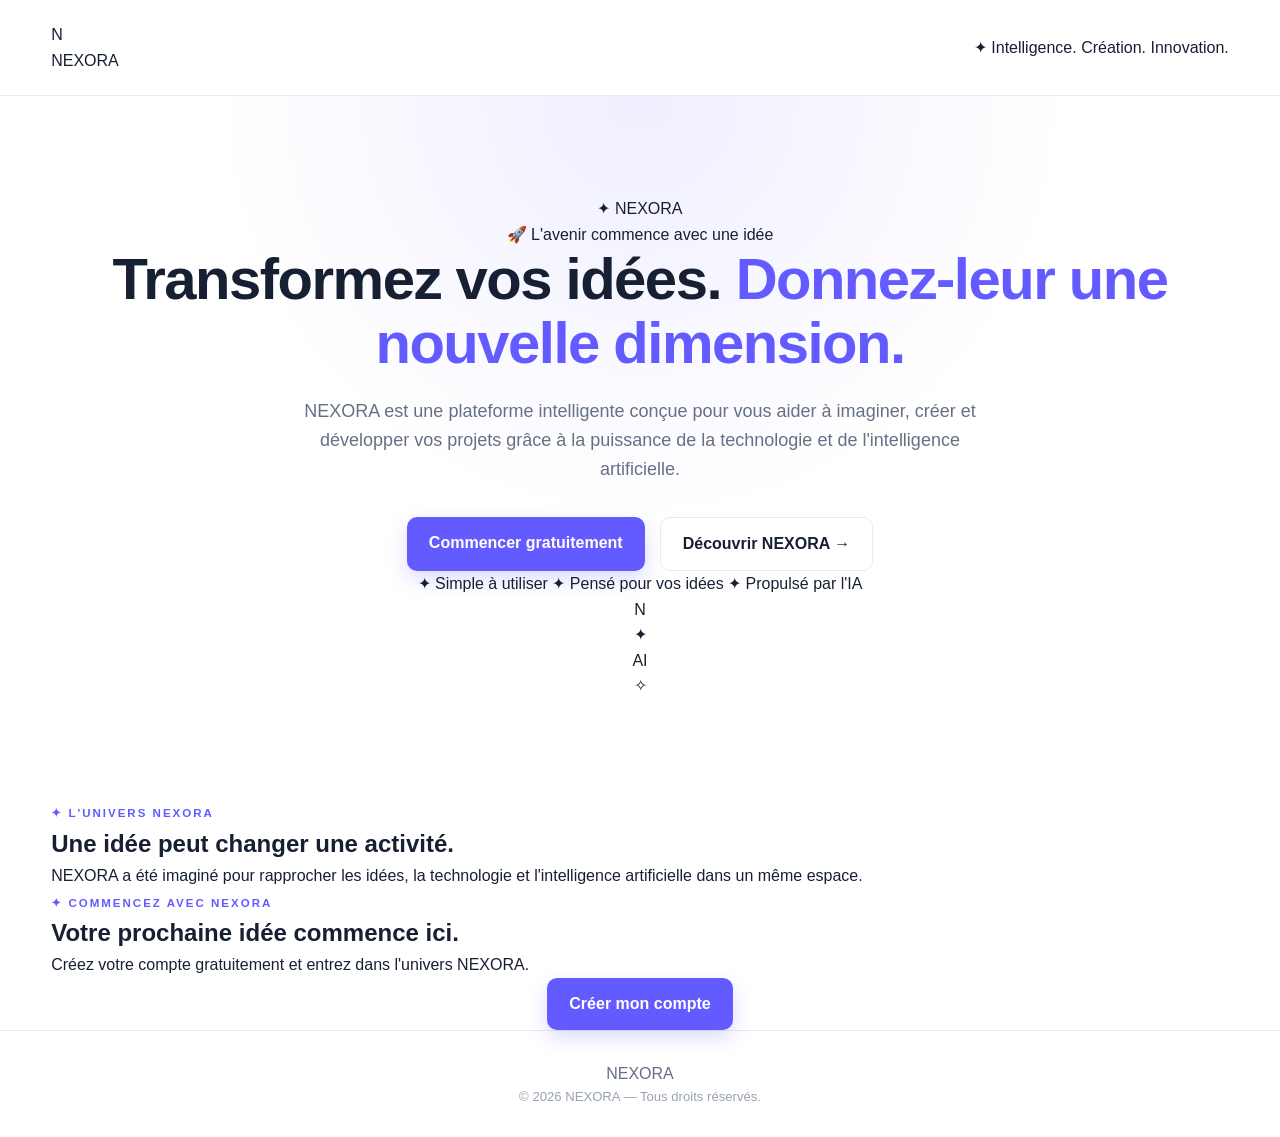
<file: index.html>
<!DOCTYPE html>
<html lang="fr">

<head>
    <meta charset="UTF-8">
    <meta name="viewport" content="width=device-width, initial-scale=1.0">

    <meta
        name="description"
        content="NEXORA — Une plateforme intelligente pour transformer vos idées et développer vos projets."
    >

    <title>NEXORA — Transformez vos idées</title>

    <link rel="stylesheet" href="style.css">
</head>


<body>

    <!-- =========================
         HEADER
    ========================== -->

    <header class="site-header">

        <div class="container header-content">

            <div class="brand">

                <div class="brand-mark">
                    N
                </div>

                <div class="brand-name">
                    NEXORA
                </div>

            </div>

            <div class="brand-status">
                ✦ Intelligence. Création. Innovation.
            </div>

        </div>

    </header>


    <main>


        <!-- =========================
             HERO
        ========================== -->

        <section class="hero premium-hero">

            <div class="hero-background">

                <div class="glow glow-one"></div>
                <div class="glow glow-two"></div>
                <div class="glow glow-three"></div>

            </div>


            <div class="container hero-container">

                <div class="hero-content">


                    <!-- MARQUE -->

                    <div class="hero-brand">

                        <span class="hero-brand-symbol">
                            ✦
                        </span>

                        <span>
                            NEXORA
                        </span>

                    </div>


                    <!-- BADGE -->

                    <div class="hero-badge">
                        🚀 L'avenir commence avec une idée
                    </div>


                    <!-- TITRE -->

                    <h1>

                        Transformez vos idées.

                        <span>
                            Donnez-leur une nouvelle dimension.
                        </span>

                    </h1>


                    <!-- DESCRIPTION -->

                    <p class="hero-description">

                        NEXORA est une plateforme intelligente conçue
                        pour vous aider à imaginer, créer et développer
                        vos projets grâce à la puissance de la technologie
                        et de l'intelligence artificielle.

                    </p>


                    <!-- BOUTONS -->

                    <div class="buttons">

                        <a
                            href="inscription.html"
                            class="btn btn-primary"
                        >
                            Commencer gratuitement
                        </a>


                        <a
                            href="dashboard.html"
                            class="btn btn-secondary"
                        >
                            Découvrir NEXORA
                            <span>→</span>
                        </a>

                    </div>


                    <!-- CONFIANCE -->

                    <div class="hero-trust">

                        <span>
                            ✦ Simple à utiliser
                        </span>

                        <span>
                            ✦ Pensé pour vos idées
                        </span>

                        <span>
                            ✦ Propulsé par l'IA
                        </span>

                    </div>

                </div>


                <!-- VISUEL NEXORA -->

                <div class="hero-visual">

                    <div class="nexora-orbit orbit-one"></div>
                    <div class="nexora-orbit orbit-two"></div>

                    <div class="nexora-core">

                        <div class="core-glow"></div>

                        <span>
                            N
                        </span>

                    </div>

                    <div class="floating-element element-one">
                        ✦
                    </div>

                    <div class="floating-element element-two">
                        AI
                    </div>

                    <div class="floating-element element-three">
                        ✧
                    </div>

                </div>

            </div>

        </section>



        <!-- =========================
             VISION
        ========================== -->

        <section class="vision-section">

            <div class="container">

                <div class="vision-content">

                    <span class="section-label">
                        ✦ L'UNIVERS NEXORA
                    </span>

                    <h2>
                        Une idée peut changer
                        <span>une activité.</span>
                    </h2>

                    <p>
                        NEXORA a été imaginé pour rapprocher
                        les idées, la technologie et l'intelligence
                        artificielle dans un même espace.
                    </p>

                </div>

            </div>

        </section>



        <!-- =========================
             CTA FINAL
        ========================== -->

        <section class="final-cta">

            <div class="container">

                <div class="cta-card">

                    <div class="cta-glow"></div>

                    <div class="cta-content">

                        <span class="section-label">
                            ✦ COMMENCEZ AVEC NEXORA
                        </span>

                        <h2>
                            Votre prochaine idée
                            commence ici.
                        </h2>

                        <p>
                            Créez votre compte gratuitement
                            et entrez dans l'univers NEXORA.
                        </p>


                        <div class="buttons">

                            <a
                                href="inscription.html"
                                class="btn btn-primary"
                            >
                                Créer mon compte
                            </a>

                        </div>

                    </div>

                </div>

            </div>

        </section>

    </main>



    <!-- =========================
         FOOTER
    ========================== -->

    <footer>

        <div class="container footer-content">

            <div class="footer-brand">
                NEXORA
            </div>

            <p>
                © 2026 NEXORA — Tous droits réservés.
            </p>

        </div>

    </footer>


</body>

</html>
</file>
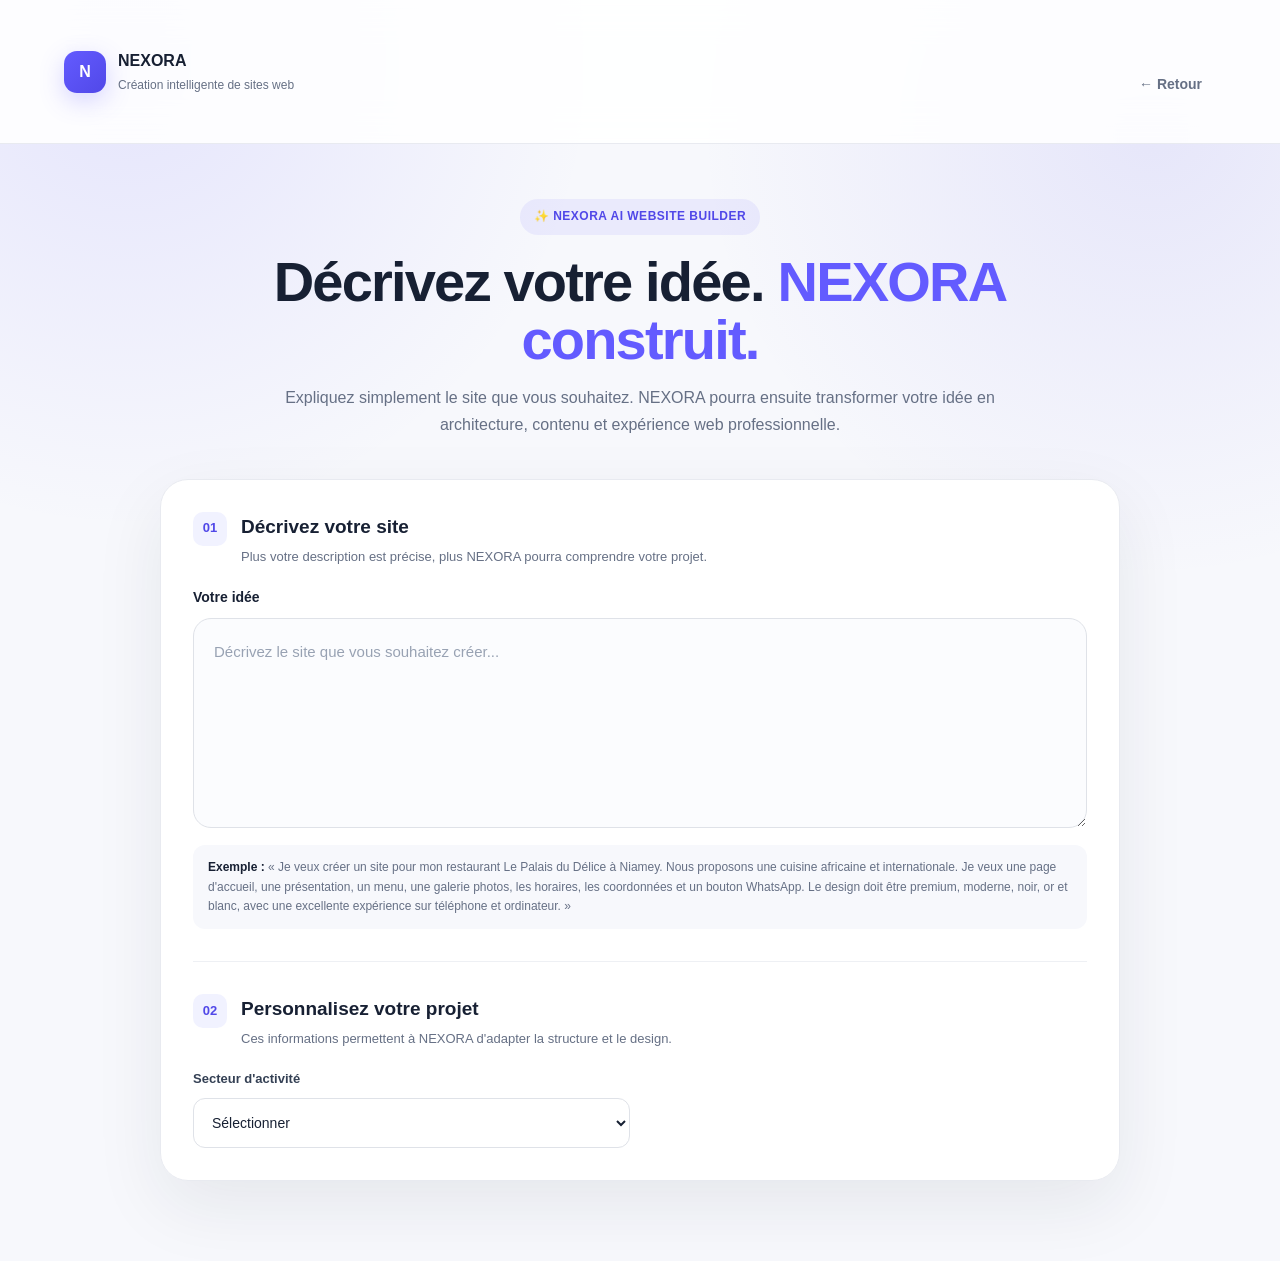
<file: creer-site.html>
<!DOCTYPE html>
<html lang="fr">

<head>

    <meta charset="UTF-8">

    <meta
        name="viewport"
        content="width=device-width, initial-scale=1.0"
    >

    <title>Créer un site avec l'IA — NEXORA</title>

    <link
        rel="stylesheet"
        href="style.css"
    >

    <style>

        /* =========================================
           NEXORA — CREATE WEBSITE
        ========================================= */

        * {
            box-sizing: border-box;
        }

        body {
            margin: 0;
            font-family: Arial, sans-serif;
            color: #172033;
            background: #f7f8fc;
        }

        .create-page {
            min-height: 100vh;

            background:
                radial-gradient(
                    circle at 10% 5%,
                    rgba(99, 91, 255, .12),
                    transparent 28%
                ),
                radial-gradient(
                    circle at 90% 10%,
                    rgba(81, 72, 232, .10),
                    transparent 28%
                ),
                #f7f8fc;
        }


        /* =========================================
           HEADER
        ========================================= */

        .create-header {
            position: sticky;
            top: 0;
            z-index: 100;

            background: rgba(255,255,255,.88);
            backdrop-filter: blur(18px);

            border-bottom: 1px solid #e8eaf0;
        }

        .create-header-inner {
            max-width: 1200px;
            margin: auto;

            padding: 16px 24px;

            display: flex;
            align-items: center;
            justify-content: space-between;
            gap: 20px;
        }

        .create-brand {
            display: flex;
            align-items: center;
            gap: 12px;
        }

        .create-logo {
            width: 42px;
            height: 42px;

            border-radius: 13px;

            display: flex;
            align-items: center;
            justify-content: center;

            background:
                linear-gradient(
                    135deg,
                    #635bff,
                    #5148e8
                );

            color: white;
            font-weight: 800;

            box-shadow:
                0 8px 24px rgba(99,91,255,.25);
        }

        .create-brand-title {
            font-weight: 800;
            font-size: 16px;
        }

        .create-brand-subtitle {
            font-size: 12px;
            color: #667085;
            margin-top: 3px;
        }

        .back-link {
            text-decoration: none;

            color: #667085;

            font-size: 14px;
            font-weight: 600;

            padding: 10px 14px;

            border-radius: 10px;

            transition: .2s ease;
        }

        .back-link:hover {
            background: #f1f2f7;
            color: #172033;
        }


        /* =========================================
           MAIN
        ========================================= */

        .create-main {
            max-width: 1000px;

            margin: auto;

            padding: 55px 20px 80px;
        }


        /* =========================================
           HERO
        ========================================= */

        .create-hero {
            text-align: center;

            max-width: 800px;

            margin: 0 auto 40px;
        }

        .create-badge {
            display: inline-flex;
            align-items: center;
            gap: 7px;

            padding: 8px 14px;

            border-radius: 999px;

            background: rgba(99,91,255,.09);

            color: #5148e8;

            font-size: 12px;
            font-weight: 800;

            letter-spacing: .5px;
        }

        .create-hero h1 {
            margin: 18px 0 14px;

            font-size: clamp(34px, 6vw, 56px);

            line-height: 1.05;

            letter-spacing: -1.8px;
        }

        .create-hero h1 span {
            color: #635bff;
        }

        .create-hero p {
            margin: 0;

            color: #667085;

            font-size: 16px;

            line-height: 1.7;
        }


        /* =========================================
           FORM CONTAINER
        ========================================= */

        .create-card {
            background: rgba(255,255,255,.96);

            border: 1px solid #e8eaf0;

            border-radius: 28px;

            padding: 32px;

            box-shadow:
                0 25px 70px rgba(23,32,51,.08);
        }


        /* =========================================
           SECTION
        ========================================= */

        .form-section {
            padding-bottom: 32px;

            margin-bottom: 32px;

            border-bottom: 1px solid #eef0f4;
        }

        .form-section:last-child {
            border-bottom: none;
            margin-bottom: 0;
            padding-bottom: 0;
        }

        .section-title {
            display: flex;
            align-items: flex-start;
            gap: 14px;

            margin-bottom: 20px;
        }

        .section-number {
            width: 34px;
            height: 34px;

            flex-shrink: 0;

            display: flex;
            align-items: center;
            justify-content: center;

            border-radius: 10px;

            background: #f1f2ff;

            color: #5148e8;

            font-size: 13px;
            font-weight: 800;
        }

        .section-title h2 {
            margin: 0;

            font-size: 19px;
        }

        .section-title p {
            margin: 5px 0 0;

            color: #667085;

            font-size: 13px;

            line-height: 1.5;
        }


        /* =========================================
           PROMPT
        ========================================= */

        .prompt-wrapper {
            position: relative;
        }

        .prompt-label {
            display: block;

            margin-bottom: 9px;

            font-size: 14px;

            font-weight: 700;
        }

        .prompt {
            width: 100%;

            min-height: 210px;

            resize: vertical;

            border: 1px solid #dfe2e8;

            border-radius: 18px;

            padding: 20px;

            font-family: inherit;

            font-size: 15px;

            line-height: 1.7;

            color: #172033;

            background: #fbfcfe;

            outline: none;

            transition: .2s ease;
        }

        .prompt:focus {
            border-color: #635bff;

            box-shadow:
                0 0 0 4px rgba(99,91,255,.10);

            background: white;
        }

        .prompt::placeholder {
            color: #98a2b3;
        }

        .prompt-example {
            margin-top: 10px;

            padding: 13px 15px;

            border-radius: 12px;

            background: #f7f8fc;

            color: #667085;

            font-size: 12px;

            line-height: 1.6;
        }

        .prompt-example strong {
            color: #172033;
        }


        /* =========================================
           GRID OPTIONS
        ========================================= */

        .options-grid {
            display: grid;

            grid-template-columns:
                repeat(2, minmax(0, 1fr));

            gap: 20px;
        }

        .field {
            display: flex;
            flex-direction: column;
            gap: 8px;
        }

        .field.full {
            grid-column: 1 / -1;
        }

        .field label {
            font-size: 13px;

            font-weight: 700;

            color: #344054;
        }

        .field select,
        .field input[type="text"] {

            width: 100%;

            height: 50px;

            border: 1px solid #dfe2e8;

            border-radius: 12px;

            padding: 0 14px;

            background: white;

            color: #172033;

            font-size: 14px;

            outline: none;
        }

        .field select:focus,
        .field input[type="text"]:focus {

            border-color: #635bff;

            box-shadow:
                0 0 0 4px rgba(99,91,255,.08);
        }


        /* =========================================
           COLOR
        ========================================= */

        .color-wrapper {

            display: flex;

            align-items: center;

            gap: 12px;

            height: 50px;

            padding: 5px 10px;

            border: 1px solid #dfe2e8;

            border-radius: 12px;

            background: white;
        }

        .color-wrapper input[type="color"] {

            width: 40px;
            height: 38px;

            padding: 0;

            border: none;

            background: transparent;

            cursor: pointer;
        }

        .color-value {

            font-size: 13px;

            color: #667085;

            font-weight: 600;
        }


        /* =========================================
           MEDIA
        ========================================= */

        .upload-zone {

            border: 2px dashed #dfe2e8;

            border-radius: 20px;

            padding: 35px 20px;

            text-align: center;

            background: #fbfcfe;

            cursor: pointer;

            transition: .2s ease;
        }

        .upload-zone:hover {

            border-color: #635bff;

            background: #fafaff;
        }

        .upload-icon {

            width: 58px;
            height: 58px;

            margin: auto auto 14px;

            border-radius: 17px;

            display: flex;

            align-items: center;

            justify-content: center;

            background: #f1f2ff;

            font-size: 26px;
        }

        .upload-zone h3 {

            margin: 0 0 6px;

            font-size: 16px;
        }

        .upload-zone p {

            margin: 0;

            color: #667085;

            font-size: 13px;

            line-height: 1.5;
        }

        #mediaInput {
            display: none;
        }


        /* =========================================
           PREVIEW IMAGES
        ========================================= */

        .media-preview {

            display: grid;

            grid-template-columns:
                repeat(4, 1fr);

            gap: 12px;

            margin-top: 18px;
        }

        .media-item {

            position: relative;

            aspect-ratio: 1;

            overflow: hidden;

            border-radius: 14px;

            border: 1px solid #e8eaf0;

            background: #f1f2f7;
        }

        .media-item img {

            width: 100%;
            height: 100%;

            object-fit: cover;
        }

        .media-remove {

            position: absolute;

            top: 7px;
            right: 7px;

            width: 28px;
            height: 28px;

            border: none;

            border-radius: 50%;

            background: rgba(0,0,0,.70);

            color: white;

            cursor: pointer;

            font-size: 13px;
        }


        /* =========================================
           GENERATE
        ========================================= */

        .generate-area {

            margin-top: 10px;

            padding-top: 10px;
        }

        .generate-button {

            width: 100%;

            min-height: 60px;

            border: none;

            border-radius: 16px;

            background:
                linear-gradient(
                    135deg,
                    #635bff,
                    #5148e8
                );

            color: white;

            font-size: 16px;

            font-weight: 800;

            cursor: pointer;

            box-shadow:
                0 15px 30px rgba(99,91,255,.25);

            transition: .2s ease;
        }

        .generate-button:hover {

            transform: translateY(-2px);

            box-shadow:
                0 20px 38px rgba(99,91,255,.30);
        }

        .generate-button:disabled {

            opacity: .65;

            cursor: wait;

            transform: none;
        }

        .generate-note {

            text-align: center;

            margin: 13px 0 0;

            color: #98a2b3;

            font-size: 11px;

            line-height: 1.5;
        }


        /* =========================================
           MOBILE
        ========================================= */

        @media (max-width: 700px) {

            .create-header-inner {

                padding:
                    14px 16px;
            }

            .create-main {

                padding:
                    40px 14px 60px;
            }

            .create-card {

                padding: 20px;

                border-radius: 22px;
            }

            .options-grid {

                grid-template-columns: 1fr;
            }

            .field.full {

                grid-column: auto;
            }

            .media-preview {

                grid-template-columns:
                    repeat(2, 1fr);
            }

            .create-brand-subtitle {

                display: none;
            }

            .back-link {

                padding: 8px;
            }

            .back-link span {

                display: none;
            }
        }

    </style>

</head>


<body>

<div class="create-page">


    <!-- =========================================
         HEADER
    ========================================== -->

    <header class="create-header">

        <div class="create-header-inner">

            <div class="create-brand">

                <div class="create-logo">
                    N
                </div>

                <div>

                    <div class="create-brand-title">
                        NEXORA
                    </div>

                    <div class="create-brand-subtitle">
                        Création intelligente de sites web
                    </div>

                </div>

            </div>


            <a
                href="site-vitrine.html"
                class="back-link"
            >
                ← <span>Retour</span>
            </a>

        </div>

    </header>



    <!-- =========================================
         MAIN
    ========================================== -->

    <main class="create-main">


        <!-- HERO -->

        <section class="create-hero">

            <div class="create-badge">
                ✨ NEXORA AI WEBSITE BUILDER
            </div>

            <h1>
                Décrivez votre idée.
                <span>NEXORA construit.</span>
            </h1>

            <p>
                Expliquez simplement le site que vous souhaitez.
                NEXORA pourra ensuite transformer votre idée en
                architecture, contenu et expérience web professionnelle.
            </p>

        </section>



        <!-- =========================================
             FORM
        ========================================== -->

        <form
            id="websiteForm"
            class="create-card"
        >


            <!-- =====================================
                 01 — DESCRIPTION
            ====================================== -->

            <section class="form-section">

                <div class="section-title">

                    <div class="section-number">
                        01
                    </div>

                    <div>

                        <h2>
                            Décrivez votre site
                        </h2>

                        <p>
                            Plus votre description est précise,
                            plus NEXORA pourra comprendre votre projet.
                        </p>

                    </div>

                </div>


                <div class="prompt-wrapper">

                    <label
                        class="prompt-label"
                        for="sitePrompt"
                    >
                        Votre idée
                    </label>


                    <textarea
                        id="sitePrompt"
                        class="prompt"
                        required
                        placeholder="Décrivez le site que vous souhaitez créer..."
                    ></textarea>


                    <div class="prompt-example">

                        <strong>Exemple :</strong>

                        « Je veux créer un site pour mon restaurant
                        Le Palais du Délice à Niamey. Nous proposons
                        une cuisine africaine et internationale.
                        Je veux une page d'accueil, une présentation,
                        un menu, une galerie photos, les horaires,
                        les coordonnées et un bouton WhatsApp.
                        Le design doit être premium, moderne,
                        noir, or et blanc, avec une excellente
                        expérience sur téléphone et ordinateur. »

                    </div>

                </div>

            </section>



            <!-- =====================================
                 02 — OPTIONS
            ====================================== -->

            <section class="form-section">

                <div class="section-title">

                    <div class="section-number">
                        02
                    </div>

                    <div>

                        <h2>
                            Personnalisez votre projet
                        </h2>

                        <p>
                            Ces informations permettent à NEXORA
                            d'adapter la structure et le design.
                        </p>

                    </div>

                </div>


                <div class="options-grid">


                    <!-- SECTEUR -->

                    <div class="field">

                        <label for="sector">
                            Secteur d'activité
                        </label>

                        <select id="sector">

                            <option value="">
                                Sélectionner
                            </option>

                            <option value="restaurant">
                                Restaurant
                            </option>

                            <option value="coiffure">
                                Coiffure / Beauté
                            </option>

                            <option value="mode">
                                Mode / Vêtements
                            </option>

                            <option value="commerce">
                                Commerce
                            </option>

                            <option value="entreprise">
                                Entreprise
                            </option>

                            <option value="immobilier">
                                Immobilier
                            </option>

                            <option value="cabinet">
                                Cabinet / Professionnel
                            </option>

                            <option value="association">
                                Association
                            </option>

                            <option value="portfolio">
                                Portfolio personnel
                            </option>

                            <option value="autre">
                                Autre
                            </option>

                        </select>

                    </div>



                    <!-- STYLE -->

                    <div class=
</file>
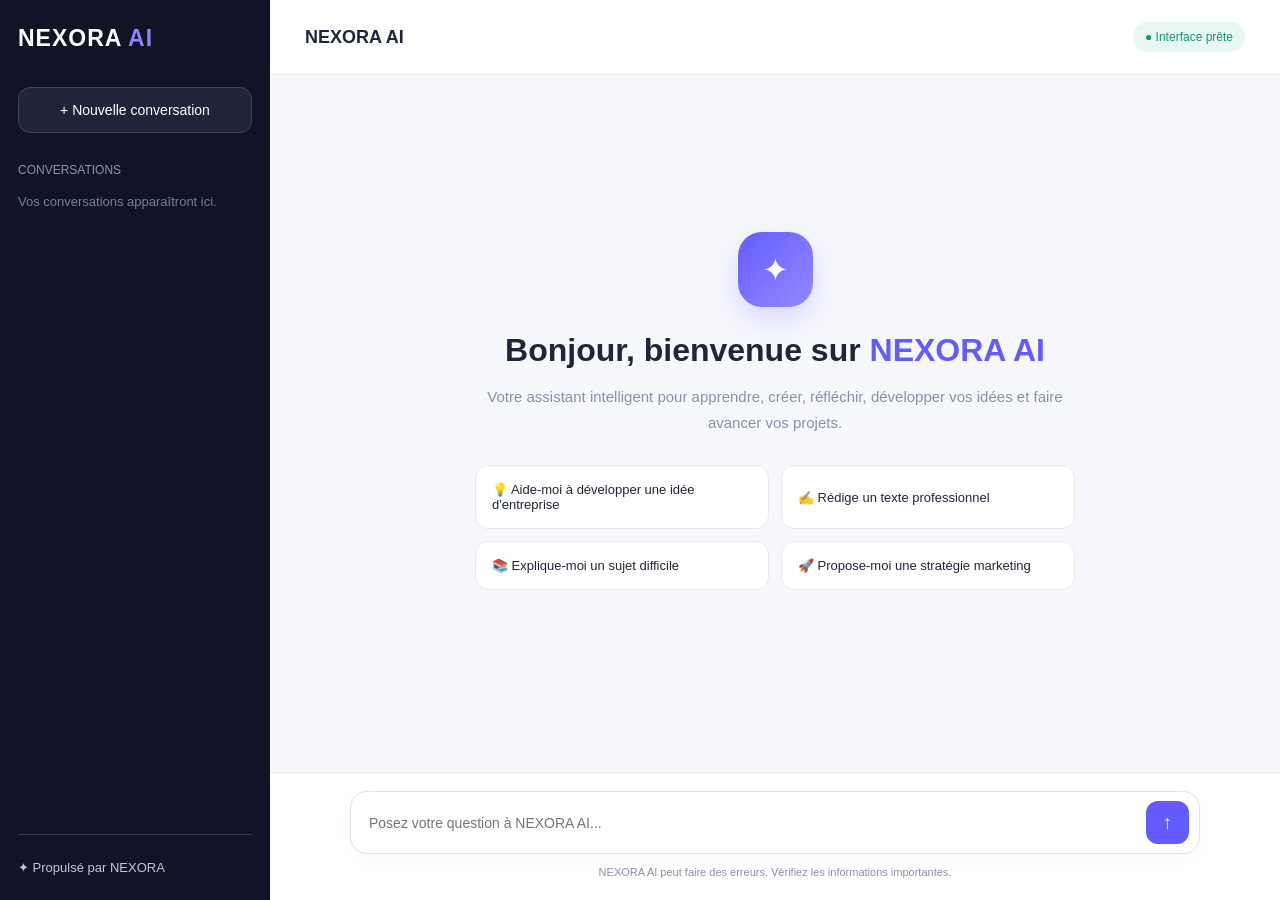
<file: nexora-ai.html>
<!DOCTYPE html><html lang="fr">
<head>
<meta charset="UTF-8">
<meta name="viewport" content="width=device-width, initial-scale=1.0">
<title>NEXORA AI — Votre assistant intelligent</title><style>
:root {
    --primary: #635bff;
    --secondary: #5148e8;
    --dark: #101426;
    --text: #20263a;
    --muted: #8991a5;
    --background: #f7f8fc;
    --border: #e8eaf0;
}

* {
    margin: 0;
    padding: 0;
    box-sizing: border-box;
}

body {
    font-family: Arial, sans-serif;
    background: var(--background);
    color: var(--text);
    min-height: 100vh;
}

.app {
    display: flex;
    min-height: 100vh;
}

.sidebar {
    width: 270px;
    background: var(--dark);
    color: white;
    padding: 25px 18px;
    display: flex;
    flex-direction: column;
}

.logo {
    font-size: 23px;
    font-weight: 800;
    letter-spacing: 1px;
    margin-bottom: 35px;
}

.logo span {
    color: #8b83ff;
}

.new-chat {
    width: 100%;
    padding: 14px;
    border: 1px solid #41445a;
    background: #20243a;
    color: white;
    border-radius: 12px;
    font-size: 14px;
    cursor: pointer;
}

.sidebar-label {
    color: #8e95aa;
    font-size: 12px;
    margin: 30px 0 15px;
}

.history-empty {
    color: #777f94;
    font-size: 13px;
    line-height: 1.6;
}

.sidebar-bottom {
    margin-top: auto;
    padding-top: 25px;
    border-top: 1px solid #34384d;
    color: #c4c8d5;
    font-size: 13px;
}

.main {
    flex: 1;
    display: flex;
    flex-direction: column;
    min-width: 0;
}

.topbar {
    height: 75px;
    padding: 0 35px;
    border-bottom: 1px solid var(--border);
    background: white;
    display: flex;
    align-items: center;
    justify-content: space-between;
}

.topbar h2 {
    font-size: 18px;
}

.status {
    font-size: 12px;
    color: #15966b;
    background: #e8f8f1;
    padding: 8px 12px;
    border-radius: 20px;
}

.chat-area {
    flex: 1;
    width: 100%;
    max-width: 950px;
    margin: auto;
    padding: 35px 25px;
    display: flex;
    flex-direction: column;
}

.welcome {
    margin: auto;
    text-align: center;
    max-width: 600px;
    padding: 35px 0;
}

.ai-icon {
    width: 75px;
    height: 75px;
    background: linear-gradient(135deg, #635bff, #938bff);
    border-radius: 24px;
    display: grid;
    place-items: center;
    color: white;
    font-size: 32px;
    margin: 0 auto 25px;
    box-shadow: 0 12px 30px #635bff35;
}

.welcome h1 {
    font-size: 32px;
    margin-bottom: 15px;
}

.welcome h1 span {
    color: var(--primary);
}

.welcome p {
    color: var(--muted);
    line-height: 1.7;
    font-size: 15px;
}

.suggestions {
    display: grid;
    grid-template-columns: repeat(2, 1fr);
    gap: 12px;
    margin-top: 30px;
}

.suggestion {
    text-align: left;
    padding: 16px;
    background: white;
    border: 1px solid var(--border);
    border-radius: 13px;
    cursor: pointer;
    transition: .2s;
    font-size: 13px;
    color: var(--text);
}

.suggestion:hover {
    border-color: var(--primary);
    transform: translateY(-2px);
}

.messages {
    display: flex;
    flex-direction: column;
    gap: 22px;
    padding-bottom: 25px;
}

.message {
    max-width: 85%;
    padding: 16px 18px;
    border-radius: 16px;
    line-height: 1.7;
    font-size: 14px;
    white-space: pre-wrap;
    overflow-wrap: anywhere;
}

.message.user {
    align-self: flex-end;
    background: var(--primary);
    color: white;
    border-bottom-right-radius: 4px;
}

.message.assistant {
    align-self: flex-start;
    background: white;
    border: 1px solid var(--border);
    border-bottom-left-radius: 4px;
}

.composer-wrapper {
    padding: 18px 25px 22px;
    background: white;
    border-top: 1px solid var(--border);
}

.composer {
    max-width: 850px;
    margin: auto;
    display: flex;
    align-items: center;
    gap: 12px;
    padding: 9px 10px 9px 18px;
    border: 1px solid #dfe2eb;
    border-radius: 17px;
    background: white;
    box-shadow: 0 5px 20px #10142608;
}

.composer textarea {
    flex: 1;
    resize: none;
    border: none;
    outline: none;
    font-family: inherit;
    font-size: 14px;
    min-height: 25px;
    max-height: 120px;
    padding-top: 5px;
}

.send-button {
    width: 43px;
    height: 43px;
    border: none;
    border-radius: 12px;
    background: var(--primary);
    color: white;
    font-size: 19px;
    cursor: pointer;
}

.send-button:disabled {
    opacity: .5;
    cursor: not-allowed;
}

.disclaimer {
    text-align: center;
    font-size: 11px;
    color: var(--muted);
    margin-top: 12px;
}

@media(max-width: 700px) {
    .sidebar {
        display: none;
    }

    .topbar {
        height: 65px;
        padding: 0 18px;
    }

    .chat-area {
        padding: 20px 15px;
    }

    .welcome h1 {
        font-size: 26px;
    }

    .suggestions {
        grid-template-columns: 1fr;
    }

    .composer-wrapper {
        padding: 12px;
    }

    .message {
        max-width: 95%;
    }
}
</style></head><body><div class="app"><aside class="sidebar">
    <div class="logo">NEXORA <span>AI</span></div>

    <button class="new-chat" id="newChat">
        + Nouvelle conversation
    </button>

    <div class="sidebar-label">CONVERSATIONS</div>

    <div class="history-empty">
        Vos conversations apparaîtront ici.
    </div>

    <div class="sidebar-bottom">
        ✦ Propulsé par NEXORA
    </div>
</aside>

<main class="main">

    <header class="topbar">
        <h2>NEXORA AI</h2>
        <div class="status">● Interface prête</div>
    </header>

    <section class="chat-area" id="chatArea">

        <div class="welcome" id="welcome">
            <div class="ai-icon">✦</div>

            <h1>Bonjour, bienvenue sur <span>NEXORA AI</span></h1>

            <p>
                Votre assistant intelligent pour apprendre,
                créer, réfléchir, développer vos idées et
                faire avancer vos projets.
            </p>

            <div class="suggestions">
                <button class="suggestion">
                    💡 Aide-moi à développer une idée d'entreprise
                </button>

                <button class="suggestion">
                    ✍️ Rédige un texte professionnel
                </button>

                <button class="suggestion">
                    📚 Explique-moi un sujet difficile
                </button>

                <button class="suggestion">
                    🚀 Propose-moi une stratégie marketing
                </button>
            </div>
        </div>

        <div class="messages" id="messages"></div>

    </section>

    <footer class="composer-wrapper">

        <form class="composer" id="chatForm">

            <textarea
                id="userInput"
                placeholder="Posez votre question à NEXORA AI..."
                rows="1"
                required
            ></textarea>

            <button class="send-button" id="sendButton" type="submit">
                ↑
            </button>

        </form>

        <div class="disclaimer">
            NEXORA AI peut faire des erreurs. Vérifiez les informations importantes.
        </div>

    </footer>

</main>

</div><script>
const form = document.getElementById("chatForm");
const input = document.getElementById("userInput");
const messages = document.getElementById("messages");
const welcome = document.getElementById("welcome");
const newChat = document.getElementById("newChat");

function ajouterMessage(texte, type) {
    const message = document.createElement("div");
    message.className = "message " + type;
    message.textContent = texte;
    messages.appendChild(message);

    document.getElementById("chatArea").scrollTop =
        document.getElementById("chatArea").scrollHeight;
}

form.addEventListener("submit", function(e) {
    e.preventDefault();

    const texte = input.value.trim();

    if (!texte) return;

    welcome.style.display = "none";

    ajouterMessage(texte, "user");

    input.value = "";

    ajouterMessage(
        "NEXORA AI est en cours de configuration. Son moteur d'intelligence artificielle sera bientôt connecté.",
        "assistant"
    );
});

document.querySelectorAll(".suggestion").forEach(button => {
    button.addEventListener("click", () => {
        input.value = button.textContent.trim();
        input.focus();
    });
});

newChat.addEventListener("click", () => {
    messages.innerHTML = "";
    welcome.style.display = "block";
    input.value = "";
    input.focus();
});
</script></body>
</html>
</file>
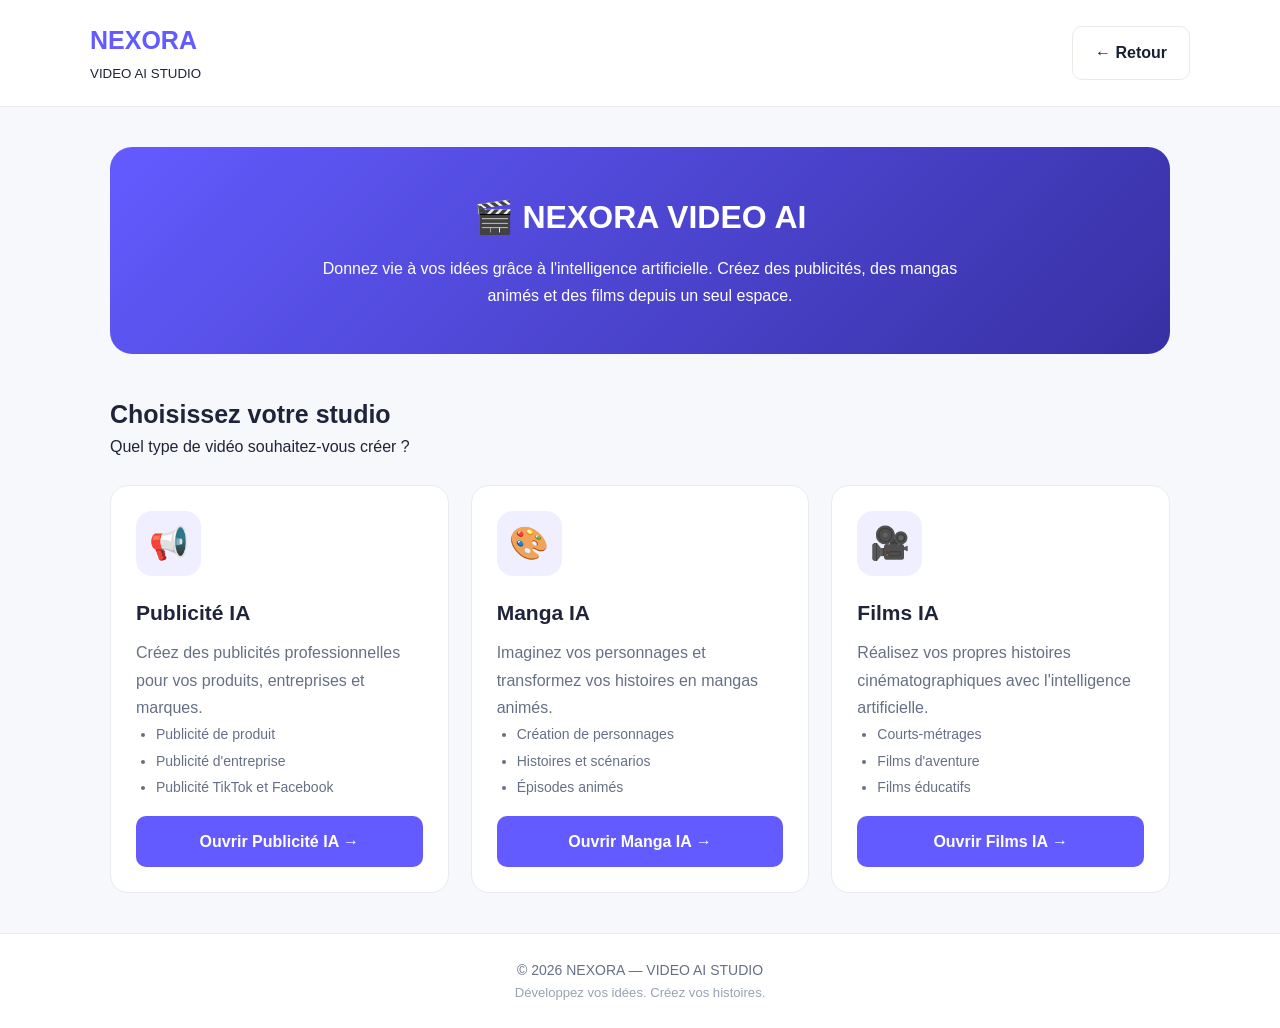
<file: video-ia.html>
<!DOCTYPE html>
<html lang="fr">

<head>
    <meta charset="UTF-8">
    <meta name="viewport" content="width=device-width, initial-scale=1.0">

    <title>NEXORA VIDEO AI</title>

    <link rel="stylesheet" href="style.css">

    <style>

        * {
            box-sizing: border-box;
        }

        body {
            margin: 0;
            background: #f7f8fc;
            color: #20243a;
            font-family: Arial, sans-serif;
        }

        .video-header {
            background: white;
            padding: 20px;
            border-bottom: 1px solid #e8eaf0;
        }

        .video-header-content {
            max-width: 1100px;
            margin: auto;
            display: flex;
            align-items: center;
            justify-content: space-between;
            gap: 15px;
        }

        .video-logo {
            color: #635bff;
            font-size: 25px;
            font-weight: 800;
        }

        .video-main {
            max-width: 1100px;
            margin: auto;
            padding: 40px 20px;
        }

        .video-hero {
            background: linear-gradient(
                135deg,
                #635bff,
                #3730a3
            );
            color: white;
            padding: 45px 25px;
            border-radius: 22px;
            text-align: center;
            margin-bottom: 40px;
        }

        .video-hero h1 {
            font-size: 32px;
            margin-bottom: 12px;
        }

        .video-hero p {
            line-height: 1.7;
            max-width: 650px;
            margin: auto;
        }

        .video-section-title {
            margin-bottom: 25px;
        }

        .video-section-title h2 {
            font-size: 25px;
        }

        .video-grid {
            display: grid;
            grid-template-columns:
                repeat(auto-fit, minmax(240px, 1fr));
            gap: 22px;
        }

        .video-card {
            background: white;
            border: 1px solid #e8eaf0;
            border-radius: 18px;
            padding: 25px;
            transition: 0.2s;
            display: flex;
            flex-direction: column;
        }

        .video-card:hover {
            transform: translateY(-5px);
            box-shadow: 0 12px 30px rgba(0,0,0,0.07);
        }

        .video-icon {
            width: 65px;
            height: 65px;
            background: #f0efff;
            border-radius: 16px;
            display: flex;
            align-items: center;
            justify-content: center;
            font-size: 32px;
            margin-bottom: 20px;
        }

        .video-card h3 {
            font-size: 21px;
            margin-bottom: 10px;
        }

        .video-card p {
            color: #667085;
            line-height: 1.7;
            flex-grow: 1;
        }

        .video-card ul {
            padding-left: 20px;
            color: #667085;
            line-height: 1.9;
            font-size: 14px;
        }

        .video-button {
            display: block;
            text-align: center;
            text-decoration: none;
            background: #635bff;
            color: white;
            padding: 13px;
            border-radius: 10px;
            font-weight: bold;
            margin-top: 15px;
        }

        .video-button:hover {
            background: #5148e8;
        }

        .video-footer {
            text-align: center;
            padding: 25px;
            color: #667085;
            font-size: 14px;
        }

        @media(max-width: 600px) {

            .video-main {
                padding: 25px 15px;
            }

            .video-hero {
                padding: 35px 20px;
            }

            .video-hero h1 {
                font-size: 26px;
            }

        }

    </style>

</head>

<body>

<header class="video-header">

    <div class="video-header-content">

        <div>
            <div class="video-logo">
                NEXORA
            </div>

            <small>VIDEO AI STUDIO</small>
        </div>

        <a href="dashboard.html"
           class="btn btn-secondary">
            ← Retour
        </a>

    </div>

</header>


<main class="video-main">

    <section class="video-hero">

        <h1>🎬 NEXORA VIDEO AI</h1>

        <p>
            Donnez vie à vos idées grâce à
            l'intelligence artificielle.

            Créez des publicités, des mangas animés
            et des films depuis un seul espace.
        </p>

    </section>


    <section>

        <div class="video-section-title">

            <h2>Choisissez votre studio</h2>

            <p>
                Quel type de vidéo souhaitez-vous créer ?
            </p>

        </div>


        <div class="video-grid">


            <!-- PUBLICITÉ -->

            <div class="video-card">

                <div class="video-icon">
                    📢
                </div>

                <h3>Publicité IA</h3>

                <p>
                    Créez des publicités professionnelles
                    pour vos produits, entreprises et marques.
                </p>

                <ul>
                    <li>Publicité de produit</li>
                    <li>Publicité d'entreprise</li>
                    <li>Publicité TikTok et Facebook</li>
                </ul>

                <a href="publicite-ia.html"
                   class="video-button">
                    Ouvrir Publicité IA →
                </a>

            </div>


            <!-- MANGA -->

            <div class="video-card">

                <div class="video-icon">
                    🎨
                </div>

                <h3>Manga IA</h3>

                <p>
                    Imaginez vos personnages et transformez
                    vos histoires en mangas animés.
                </p>

                <ul>
                    <li>Création de personnages</li>
                    <li>Histoires et scénarios</li>
                    <li>Épisodes animés</li>
                </ul>

                <a href="manga-ia.html"
                   class="video-button">
                    Ouvrir Manga IA →
                </a>

            </div>


            <!-- FILMS -->

            <div class="video-card">

                <div class="video-icon">
                    🎥
                </div>

                <h3>Films IA</h3>

                <p>
                    Réalisez vos propres histoires
                    cinématographiques avec l'intelligence
                    artificielle.
                </p>

                <ul>
                    <li>Courts-métrages</li>
                    <li>Films d'aventure</li>
                    <li>Films éducatifs</li>
                </ul>

                <a href="films-ia.html"
                   class="video-button">
                    Ouvrir Films IA →
                </a>

            </div>


        </div>

    </section>

</main>


<footer class="video-footer">

    © 2026 NEXORA — VIDEO AI STUDIO

    <p>Développez vos idées. Créez vos histoires.</p>

</footer>

</body>
</html>
</file>
<file: style.css>
/* ==============================
   NEXORA — STYLE GLOBAL
================================ */

* {
    margin: 0;
    padding: 0;
    box-sizing: border-box;
}

:root {
    --primary: #635bff;
    --primary-dark: #5148e8;
    --text: #172033;
    --muted: #667085;
    --border: #e8eaf0;
    --background: #f7f8fc;
    --white: #ffffff;
    --shadow: 0 12px 35px rgba(40, 40, 80, 0.08);
}

html {
    scroll-behavior: smooth;
}

body {
    font-family: Arial, sans-serif;
    background: var(--white);
    color: var(--text);
    line-height: 1.6;
    -webkit-font-smoothing: antialiased;
}

.container {
    width: min(92%, 1180px);
    margin: 0 auto;
}


/* ==============================
   HEADER
================================ */

header {
    padding: 22px 0;
    background: rgba(255, 255, 255, 0.96);
    border-bottom: 1px solid var(--border);
}

header .container {
    display: flex;
    align-items: center;
    justify-content: space-between;
    gap: 20px;
}

.logo {
    font-size: 27px;
    font-weight: 800;
    color: var(--primary);
    letter-spacing: -0.5px;
}


/* ==============================
   BOUTONS
================================ */

.btn {
    padding: 13px 22px;
    border-radius: 10px;
    text-decoration: none;
    font-weight: 700;
    display: inline-block;
    border: none;
    cursor: pointer;
    transition:
        transform 0.2s ease,
        box-shadow 0.2s ease,
        background 0.2s ease;
}

.btn:hover {
    transform: translateY(-2px);
}

.btn-primary {
    background: var(--primary);
    color: white;
    box-shadow: 0 8px 20px rgba(99, 91, 255, 0.22);
}

.btn-primary:hover {
    background: var(--primary-dark);
}

.btn-secondary {
    border: 1px solid var(--border);
    color: var(--text);
    background: white;
}


/* ==============================
   PAGE ACCUEIL
================================ */

.hero {
    padding: 100px 0;
    text-align: center;
    background:
        radial-gradient(
            circle at top,
            rgba(99, 91, 255, 0.10),
            transparent 45%
        );
}

.hero h1 {
    font-size: clamp(36px, 6vw, 58px);
    line-height: 1.1;
    margin-bottom: 22px;
    letter-spacing: -1.5px;
}

.hero h1 span {
    color: var(--primary);
}

.hero p {
    max-width: 680px;
    margin: 0 auto 34px;
    color: var(--muted);
    font-size: 18px;
}

.buttons {
    display: flex;
    justify-content: center;
    gap: 15px;
    flex-wrap: wrap;
}


/* ==============================
   SERVICES / FEATURES
================================ */

.features {
    padding: 80px 0;
    background: var(--background);
}

.features h2 {
    text-align: center;
    font-size: clamp(28px, 4vw, 38px);
    margin-bottom: 15px;
}

.features > .container > p {
    max-width: 650px;
    margin: 0 auto 45px;
    text-align: center;
    color: var(--muted);
}


/* ==============================
   CARTES
================================ */

.cards {
    display: grid;
    grid-template-columns: repeat(2, minmax(0, 1fr));
    gap: 26px;
}

.card,
.service {
    padding: 32px;
    border: 1px solid var(--border);
    border-radius: 20px;
    background: var(--white);
    box-shadow: var(--shadow);
    transition:
        transform 0.25s ease,
        box-shadow 0.25s ease,
        border-color 0.25s ease;
}

.card:hover,
.service:hover {
    transform: translateY(-7px);
    border-color: rgba(99, 91, 255, 0.35);
    box-shadow:
        0 20px 45px rgba(40, 40, 80, 0.12);
}

.card .icon {
    font-size: 34px;
    margin-bottom: 15px;
}

.card h3,
.service h3 {
    font-size: 21px;
    margin-bottom: 10px;
}

.card p,
.service p {
    color: var(--muted);
}


/* ==============================
   BOUTONS DES SERVICES
================================ */

.service button {
    margin-top: 22px;
    width: 100%;
    padding: 13px 18px;
    border: none;
    border-radius: 10px;
    background: var(--primary);
    color: white;
    font-size: 15px;
    font-weight: 700;
    cursor: pointer;
    transition:
        background 0.2s ease,
        transform 0.2s ease,
        box-shadow 0.2s ease;
}

.service button:hover {
    background: var(--primary-dark);
    transform: translateY(-2px);
    box-shadow: 0 8px 20px rgba(99, 91, 255, 0.25);
}


/* ==============================
   FOOTER
================================ */

footer {
    margin-top: 0;
    padding: 35px 0;
    text-align: center;
    border-top: 1px solid var(--border);
    color: var(--muted);
    background: white;
}


/* ==============================
   INSCRIPTION / CONNEXION
================================ */

.auth-page {
    min-height: 100vh;
    display: flex;
    justify-content: center;
    align-items: center;
    padding: 40px 20px;
    background:
        radial-gradient(
            circle at top,
            rgba(99, 91, 255, 0.10),
            transparent 45%
        ),
        #f7f8fc;
}

.auth-card {
    width: 100%;
    max-width: 450px;
    padding: 40px 32px;
    border: 1px solid var(--border);
    border-radius: 22px;
    box-shadow: 0 20px 55px rgba(40, 40, 80, 0.10);
    background: white;
}

.auth-card .logo {
    text-align: center;
    margin-bottom: 30px;
}

.auth-card h1 {
    text-align: center;
    font-size: 30px;
    margin-bottom: 10px;
}

.auth-subtitle {
    text-align: center;
    color: var(--muted);
    margin-bottom: 30px;
}

.auth-card form {
    display: flex;
    flex-direction: column;
}

.auth-card label {
    font-weight: 700;
    margin-bottom: 7px;
    margin-top: 15px;
}

.auth-card input {
    width: 100%;
    padding: 14px;
    border: 1px solid #d9d9e3;
    border-radius: 10px;
    font-size: 16px;
    outline: none;
    transition: border-color 0.2s, box-shadow 0.2s;
}

.auth-card input:focus {
    border-color: var(--primary);
    box-shadow: 0 0 0 3px rgba(99, 91, 255, 0.10);
}

.auth-button {
    margin-top: 25px;
    padding: 15px;
    border: none;
    border-radius: 10px;
    background: var(--primary);
    color: white;
    font-size: 16px;
    font-weight: bold;
    cursor: pointer;
    transition: background 0.2s, transform 0.2s;
}

.auth-button:hover {
    background: var(--primary-dark);
    transform: translateY(-2px);
}

.auth-footer {
    text-align: center;
    margin-top: 25px;
    color: var(--muted);
}

.auth-footer a {
    color: var(--primary);
    font-weight: bold;
    text-decoration: none;
}

.back-link {
    display: block;
    text-align: center;
    margin-top: 25px;
    color: var(--muted);
    text-decoration: none;
}


/* ==============================
   TABLETTE
================================ */

@media (max-width: 850px) {

    .cards {
        grid-template-columns: 1fr 1fr;
        gap: 18px;
    }

    .hero {
        padding: 75px 0;
    }

    .features {
        padding: 65px 0;
    }
}


/* ==============================
   TÉLÉPHONE
================================ */

@media (max-width: 600px) {

    .container {
        width: 92%;
    }

    header .container {
        flex-direction: column;
        text-align: center;
    }

    .hero {
        padding: 60px 0;
    }

    .hero h1 {
        font-size: 36px;
    }

    .hero p {
        font-size: 16px;
    }

    .buttons {
        flex-direction: column;
        width: 100%;
    }

    .buttons .btn {
        width: 100%;
    }

    .features {
        padding: 55px 0;
    }

    .features h2 {
        font-size: 28px;
    }

    .cards {
        grid-template-columns: 1fr;
        gap: 18px;
    }

    .card,
    .service {
        padding: 25px;
        border-radius: 17px;
    }

    .auth-card {
        padding: 30px 22px;
        border-radius: 18px;
    }
}
/* =====================================================
   TABLEAU DE BORD NEXORA — VERSION AMÉLIORÉE
===================================================== */

.dashboard-header {
    background: #ffffff;
    border-bottom: 1px solid #e8eaf0;
    padding: 20px 0;
}

.header-content {
    display: flex;
    align-items: center;
    justify-content: space-between;
    gap: 20px;
}

.dashboard-brand {
    display: flex;
    flex-direction: column;
}

.dashboard-brand span {
    color: #667085;
    font-size: 14px;
    margin-top: 3px;
}

.dashboard {
    background: #f7f8fc;
    min-height: 100vh;
    padding: 45px 0 70px;
}

.welcome-card {
    background: linear-gradient(135deg, #635bff, #4f46e5);
    color: white;
    border-radius: 24px;
    padding: 40px;
    margin-bottom: 40px;
    box-shadow: 0 18px 45px rgba(79, 70, 229, 0.18);
}

.welcome-badge {
    display: inline-block;
    background: rgba(255, 255, 255, 0.16);
    padding: 7px 14px;
    border-radius: 30px;
    font-size: 13px;
    margin-bottom: 18px;
}

.welcome-card h1 {
    font-size: 32px;
    margin-bottom: 12px;
}

.welcome-card p {
    max-width: 650px;
    color: rgba(255, 255, 255, 0.88);
    font-size: 17px;
}

.dashboard-title,
.section-heading {
    display: flex;
    align-items: center;
    justify-content: space-between;
    gap: 25px;
    margin-bottom: 25px;
}

.dashboard-title h2,
.section-heading h2 {
    font-size: 30px;
    margin: 5px 0 8px;
}

.dashboard-title p,
.section-heading p {
    color: #667085;
}

.section-label {
    color: #635bff;
    font-size: 12px;
    font-weight: bold;
    letter-spacing: 1px;
}

.stats {
    display: grid;
    grid-template-columns: repeat(3, 1fr);
    gap: 20px;
    margin-bottom: 55px;
}

.stat-card {
    background: #ffffff;
    border: 1px solid #eaecf0;
    border-radius: 18px;
    padding: 25px;
    display: flex;
    align-items: center;
    gap: 18px;
    box-shadow: 0 8px 25px rgba(40, 40, 80, 0.05);
}

.stat-icon {
    width: 55px;
    height: 55px;
    display: flex;
    align-items: center;
    justify-content: center;
    background: #f1f2ff;
    border-radius: 15px;
    font-size: 25px;
}

.stat-card strong {
    display: block;
    font-size: 30px;
    color: #172033;
}

.stat-card p {
    color: #667085;
    font-size: 14px;
    margin-top: 3px;
}

.dashboard-features {
    padding: 0;
    margin-bottom: 60px;
}

.dashboard-features .cards {
    grid-template-columns: repeat(3, 1fr);
}

.dashboard-card {
    position: relative;
    min-height: 245px;
    display: flex;
    flex-direction: column;
}

.card-icon {
    width: 58px;
    height: 58px;
    display: flex;
    align-items: center;
    justify-content: center;
    background: #f1f2ff;
    border-radius: 16px;
    font-size: 27px;
    margin-bottom: 18px;
}

.dashboard-card h3 {
    font-size: 20px;
    margin-bottom: 10px;
}

.dashboard-card p {
    margin-bottom: 20px;
}

.card-link {
    margin-top: auto;
    color: #635bff;
    text-decoration: none;
    font-weight: bold;
}

.card-link:hover {
    text-decoration: underline;
}

.coming-soon {
    margin-top: auto;
    display: inline-block;
    color: #667085;
    font-size: 13px;
    background: #f2f4f7;
    padding: 7px 11px;
    border-radius: 20px;
    width: fit-content;
}

.quick-actions {
    margin-bottom: 60px;
}

.dashboard-actions {
    display: grid;
    grid-template-columns: repeat(2, 1fr);
    gap: 20px;
}

.action-card {
    background: white;
    border: 1px solid #eaecf0;
    border-radius: 20px;
    padding: 25px;
    display: flex;
    align-items: center;
    gap: 18px;
    text-decoration: none;
    color: #172033;
    box-shadow: 0 8px 25px rgba(40, 40, 80, 0.05);
    transition: 0.2s ease;
    cursor: pointer;
}

.action-card:hover {
    transform: translateY(-3px);
    box-shadow: 0 14px 30px rgba(40, 40, 80, 0.09);
}

.action-icon {
    width: 58px;
    height: 58px;
    min-width: 58px;
    display: flex;
    align-items: center;
    justify-content: center;
    background: #f1f2ff;
    border-radius: 16px;
    font-size: 26px;
}

.action-content {
    flex: 1;
}

.action-content h3 {
    margin-bottom: 5px;
}

.action-content p {
    color: #667085;
    font-size: 14px;
}

.action-arrow {
    font-size: 25px;
    color: #635bff;
}

.requests-section {
    margin-top: 20px;
}

.requests-container {
    display: flex;
    flex-direction: column;
    gap: 15px;
}

.request-card {
    background: #ffffff;
    border: 1px solid #eaecf0;
    border-radius: 18px;
    padding: 20px;
    display: flex;
    align-items: center;
    gap: 17px;
    box-shadow: 0 7px 22px rgba(40, 40, 80, 0.04);
}

.request-icon {
    width: 50px;
    height: 50px;
    min-width: 50px;
    display: flex;
    align-items: center;
    justify-content: center;
    background: #f1f2ff;
    border-radius: 14px;
    font-size: 22px;
}

.request-info {
    flex: 1;
}

.request-info h3 {
    margin-bottom: 4px;
}

.request-info p {
    color: #667085;
    font-size: 14px;
}

.status {
    padding: 7px 13px;
    border-radius: 20px;
    font-size: 13px;
    font-weight: bold;
}

.status.pending {
    background: #fff4cc;
    color: #946200;
}

.status.completed {
    background: #dcfae6;
    color: #087443;
}

.status.cancelled {
    background: #fee4e2;
    color: #b42318;
}

.empty-state,
.error,
.loading {
    background: #ffffff;
    border: 1px solid #eaecf0;
    border-radius: 20px;
    padding: 45px 25px;
    text-align: center;
    color: #667085;
}

.empty-icon {
    font-size: 45px;
    margin-bottom: 15px;
}

.empty-state h3 {
    color: #172033;
    margin-bottom: 8px;
}

.empty-state p {
    margin-bottom: 20px;
}

.btn-danger {
    background: #ef4444;
    color: white;
    border: none;
    cursor: pointer;
}

.service-button {
    margin-top: 15px;
}


/* =====================================================
   RESPONSIVE — TABLETTE
===================================================== */

@media (max-width: 900px) {

    .dashboard-features .cards {
        grid-template-columns: repeat(2, 1fr);
    }

    .stats {
        grid-template-columns: 1fr;
    }

}


/* =====================================================
   RESPONSIVE — TÉLÉPHONE
===================================================== */

@media (max-width: 600px) {

    .dashboard {
        padding: 25px 0 50px;
    }

    .header-content {
        align-items: flex-start;
        flex-direction: column;
    }

    .dashboard-header .btn {
        width: 100%;
    }

    .welcome-card {
        padding: 28px 22px;
        border-radius: 20px;
    }

    .welcome-card h1 {
        font-size: 25px;
    }

    .welcome-card p {
        font-size: 15px;
    }

    .dashboard-title,
    .section-heading {
        align-items: flex-start;
        flex-direction: column;
    }

    .dashboard-title h2,
    .section-heading h2 {
        font-size: 25px;
    }

    .dashboard-title .btn {
        width: 100%;
    }

    .stats {
        gap: 12px;
    }

    .stat-card {
        padding: 20px;
    }

    .dashboard-features .cards {
        grid-template-columns: 1fr;
    }

    .dashboard-actions {
        grid-template-columns: 1fr;
    }

    .action-card {
        padding: 20px;
    }

    .request-card {
        align-items: flex-start;
        flex-wrap: wrap;
    }

    .status {
        margin-left: 67px;
    }

}
/* =========================================================
   NEXORA — ESPACE OUTILS PREMIUM
========================================================= */

.dashboard {
    padding: 45px 0 70px;
    background:
        radial-gradient(
            circle at 15% 10%,
            rgba(99, 91, 255, 0.08),
            transparent 30%
        ),
        radial-gradient(
            circle at 85% 20%,
            rgba(99, 91, 255, 0.06),
            transparent 28%
        );
}


/* =========================================================
   HEADER
========================================================= */

.dashboard-header {
    background: rgba(255, 255, 255, 0.92);
    border-bottom: 1px solid rgba(99, 91, 255, 0.08);
    backdrop-filter: blur(16px);
    position: sticky;
    top: 0;
    z-index: 100;
}

.dashboard-brand {
    display: flex;
    align-items: center;
    gap: 14px;
}

.dashboard-brand .logo {
    font-size: 1.35rem;
    font-weight: 900;
    letter-spacing: 1.5px;
    color: #635bff;
}

.dashboard-brand span {
    font-size: 0.85rem;
    color: #667085;
    padding-left: 14px;
    border-left: 1px solid #e8eaf0;
}


/* =========================================================
   WELCOME
========================================================= */

.welcome-card {
    position: relative;
    overflow: hidden;
    border-radius: 28px;
    padding: 42px;
    margin-bottom: 55px;

    background:
        linear-gradient(
            135deg,
            #11152b 0%,
            #1d2350 50%,
            #302b73 100%
        );

    box-shadow:
        0 25px 70px rgba(31, 35, 80, 0.18);
}

.welcome-card::before {
    content: "";
    position: absolute;
    width: 280px;
    height: 280px;
    border-radius: 50%;
    right: -100px;
    top: -130px;
    background: rgba(99, 91, 255, 0.25);
    filter: blur(10px);
}

.welcome-card::after {
    content: "N";
    position: absolute;
    right: 55px;
    bottom: -55px;
    font-size: 190px;
    font-weight: 900;
    color: rgba(255, 255, 255, 0.035);
}

.welcome-content {
    position: relative;
    z-index: 2;
    max-width: 700px;
}

.welcome-badge {
    display: inline-flex;
    align-items: center;
    gap: 7px;

    padding: 8px 14px;
    margin-bottom: 18px;

    border: 1px solid rgba(255, 255, 255, 0.13);
    border-radius: 999px;

    background: rgba(255, 255, 255, 0.07);

    color: #ffffff;
    font-size: 0.78rem;
    font-weight: 700;
}

.welcome-card h1 {
    margin: 0 0 12px;
    color: #ffffff;
    font-size: clamp(2rem, 5vw, 3.1rem);
    line-height: 1.08;
    letter-spacing: -1.5px;
}

.welcome-card p {
    max-width: 600px;
    margin: 0;
    color: rgba(255, 255, 255, 0.72);
    font-size: 1rem;
    line-height: 1.7;
}


/* =========================================================
   TITRE
========================================================= */

.dashboard-features {
    margin-top: 10px;
}

.section-heading {
    margin-bottom: 28px;
}

.section-label {
    color: #635bff;
    font-size: 0.72rem;
    font-weight: 800;
    letter-spacing: 2px;
}

.section-heading h2 {
    margin: 8px 0 8px;
    color: #172033;
    font-size: clamp(1.7rem, 4vw, 2.35rem);
    letter-spacing: -0.8px;
}

.section-heading p {
    margin: 0;
    color: #667085;
    line-height: 1.6;
}


/* =========================================================
   GRILLE DES OUTILS
========================================================= */

.dashboard-features .cards {
    display: grid;

    grid-template-columns:
        repeat(2, minmax(0, 1fr));

    gap: 22px;

    align-items: stretch;
}


/* =========================================================
   CARTES
========================================================= */

.dashboard-card.service-card {
    position: relative;

    min-height: 260px;

    padding: 30px;

    display: flex;
    flex-direction: column;
    align-items: flex-start;

    text-decoration: none;

    border: 1px solid #e8eaf0;
    border-radius: 24px;

    background: rgba(255, 255, 255, 0.96);

    box-shadow:
        0 8px 30px rgba(23, 32, 51, 0.05);

    overflow: hidden;

    transition:
        transform 0.3s ease,
        box-shadow 0.3s ease,
        border-color 0.3s ease;
}


/* lumière dans la carte */

.dashboard-card.service-card::before {
    content: "";

    position: absolute;

    width: 150px;
    height: 150px;

    top: -80px;
    right: -70px;

    border-radius: 50%;

    background: rgba(99, 91, 255, 0.08);

    transition: transform 0.4s ease;
}


/* ligne supérieure */

.dashboard-card.service-card::after {
    content: "";

    position: absolute;

    left: 30px;
    right: 30px;
    top: 0;

    height: 3px;

    border-radius: 0 0 10px 10px;

    background: linear-gradient(
        90deg,
        #635bff,
        #8b5cf6,
        #a855f7
    );

    opacity: 0;

    transition: opacity 0.3s ease;
}


/* HOVER */

.dashboard-card.service-card:hover {
    transform: translateY(-7px);

    border-color: rgba(99, 91, 255, 0.25);

    box-shadow:
        0 20px 50px rgba(23, 32, 51, 0.11);
}

.dashboard-card.service-card:hover::before {
    transform: scale(1.5);
}

.dashboard-card.service-card:hover::after {
    opacity: 1;
}


/* =========================================================
   ICÔNES
========================================================= */

.dashboard-card .card-icon {
    position: relative;
    z-index: 2;

    width: 58px;
    height: 58px;

    display: flex;
    align-items: center;
    justify-content: center;

    margin-bottom: 22px;

    border-radius: 17px;

    background:
        linear-gradient(
            135deg,
            rgba(99, 91, 255, 0.12),
            rgba(139, 92, 246, 0.08)
        );

    border: 1px solid rgba(99, 91, 255, 0.1);

    font-size: 1.7rem;

    transition:
        transform 0.3s ease,
        box-shadow 0.3s ease;
}

.dashboard-card.service-card:hover .card-icon {
    transform: scale(1.08) rotate(-3deg);

    box-shadow:
        0 10px 25px rgba(99, 91, 255, 0.15);
}


/* =========================================================
   TEXTE DES CARTES
========================================================= */

.dashboard-card.service-card h3 {
    position: relative;
    z-index: 2;

    margin: 0 0 10px;

    color: #172033;

    font-size: 1.2rem;
    font-weight: 800;
}

.dashboard-card.service-card p {
    position: relative;
    z-index: 2;

    margin: 0;

    color: #667085;

    font-size: 0.92rem;
    line-height: 1.65;

    max-width: 470px;
}


/* =========================================================
   LIEN
========================================================= */

.dashboard-card .card-link {
    position: relative;
    z-index: 2;

    margin-top: auto;
    padding-top: 22px;

    color: #635bff;

    font-size: 0.88rem;
    font-weight: 800;

    transition: gap 0.2s ease;
}


/* =========================================================
   BIENTÔT DISPONIBLE
========================================================= */

.dashboard-card .coming-soon {
    position: relative;
    z-index: 2;

    margin-top: auto;
    padding-top: 20px;

    color: #8a93a5;

    font-size: 0.75rem;
    font-weight: 700;
    letter-spacing: 0.3px;
}

.dashboard-card .coming-soon::before {
    content: "●";

    margin-right: 7px;

    color: #f59e0b;

    font-size: 0.65rem;
}


/* =========================================================
   CINQUIÈME CARTE
   CENTRÉE SUR LA DERNIÈRE LIGNE
========================================================= */

.dashboard-features .cards .service-card:last-child {
    grid-column: 1 / -1;

    width: calc(50% - 11px);
    justify-self: center;
}


/* =========================================================
   FOOTER
========================================================= */

footer {
    padding: 30px 0;

    border-top: 1px solid #e8eaf0;

    background: #ffffff;
}

footer p {
    margin: 0;

    text-align: center;

    color: #98a2b3;

    font-size: 0.82rem;
}


/* =========================================================
   MOBILE
========================================================= */

@media (max-width: 700px) {

    .dashboard {
        padding: 25px 0 50px;
    }

    .welcome-card {
        padding: 30px 24px;
        border-radius: 23px;
        margin-bottom: 40px;
    }

    .welcome-card h1 {
        font-size: 2rem;
    }

    .welcome-card p {
        font-size: 0.9rem;
    }

    .dashboard-features .cards {
        grid-template-columns: 1fr;
        gap: 16px;
    }

    .dashboard-features .cards .service-card:last-child {
        grid-column: auto;

        width: 100%;
        justify-self: stretch;
    }

    .dashboard-card.service-card {
        min-height: 235px;
        padding: 25px;
        border-radius: 21px;
    }

    .dashboard-brand span {
        display: none;
    }

    .dashboard-header .btn-danger {
        padding: 9px 13px;
        font-size: 0.78rem;
    }

}
.nexora-premium-btn {
    display: flex;
    align-items: center;
    justify-content: space-between;
    gap: 15px;
    width: 100%;
    max-width: 230px;
    padding: 13px 17px;
    margin-top: 20px;
    border-radius: 12px;
    background: linear-gradient(120deg, #2457e6, #5488ff);
    color: white;
    text-decoration: none;
    font-size: 14px;
    font-weight: 700;
    box-shadow: 0 6px 18px rgba(36, 87, 230, 0.22);
    transition: all 0.3s ease;
}

.nexora-premium-btn:hover {
    transform: translateY(-3px);
    box-shadow: 0 10px 24px rgba(36, 87, 230, 0.3);
}

.btn-arrow {
    font-size: 20px;
    transition: transform 0.3s ease;
}

.nexora-premium-btn:hover .btn-arrow {
    transform: translate(3px, -3px);
}
</file>
